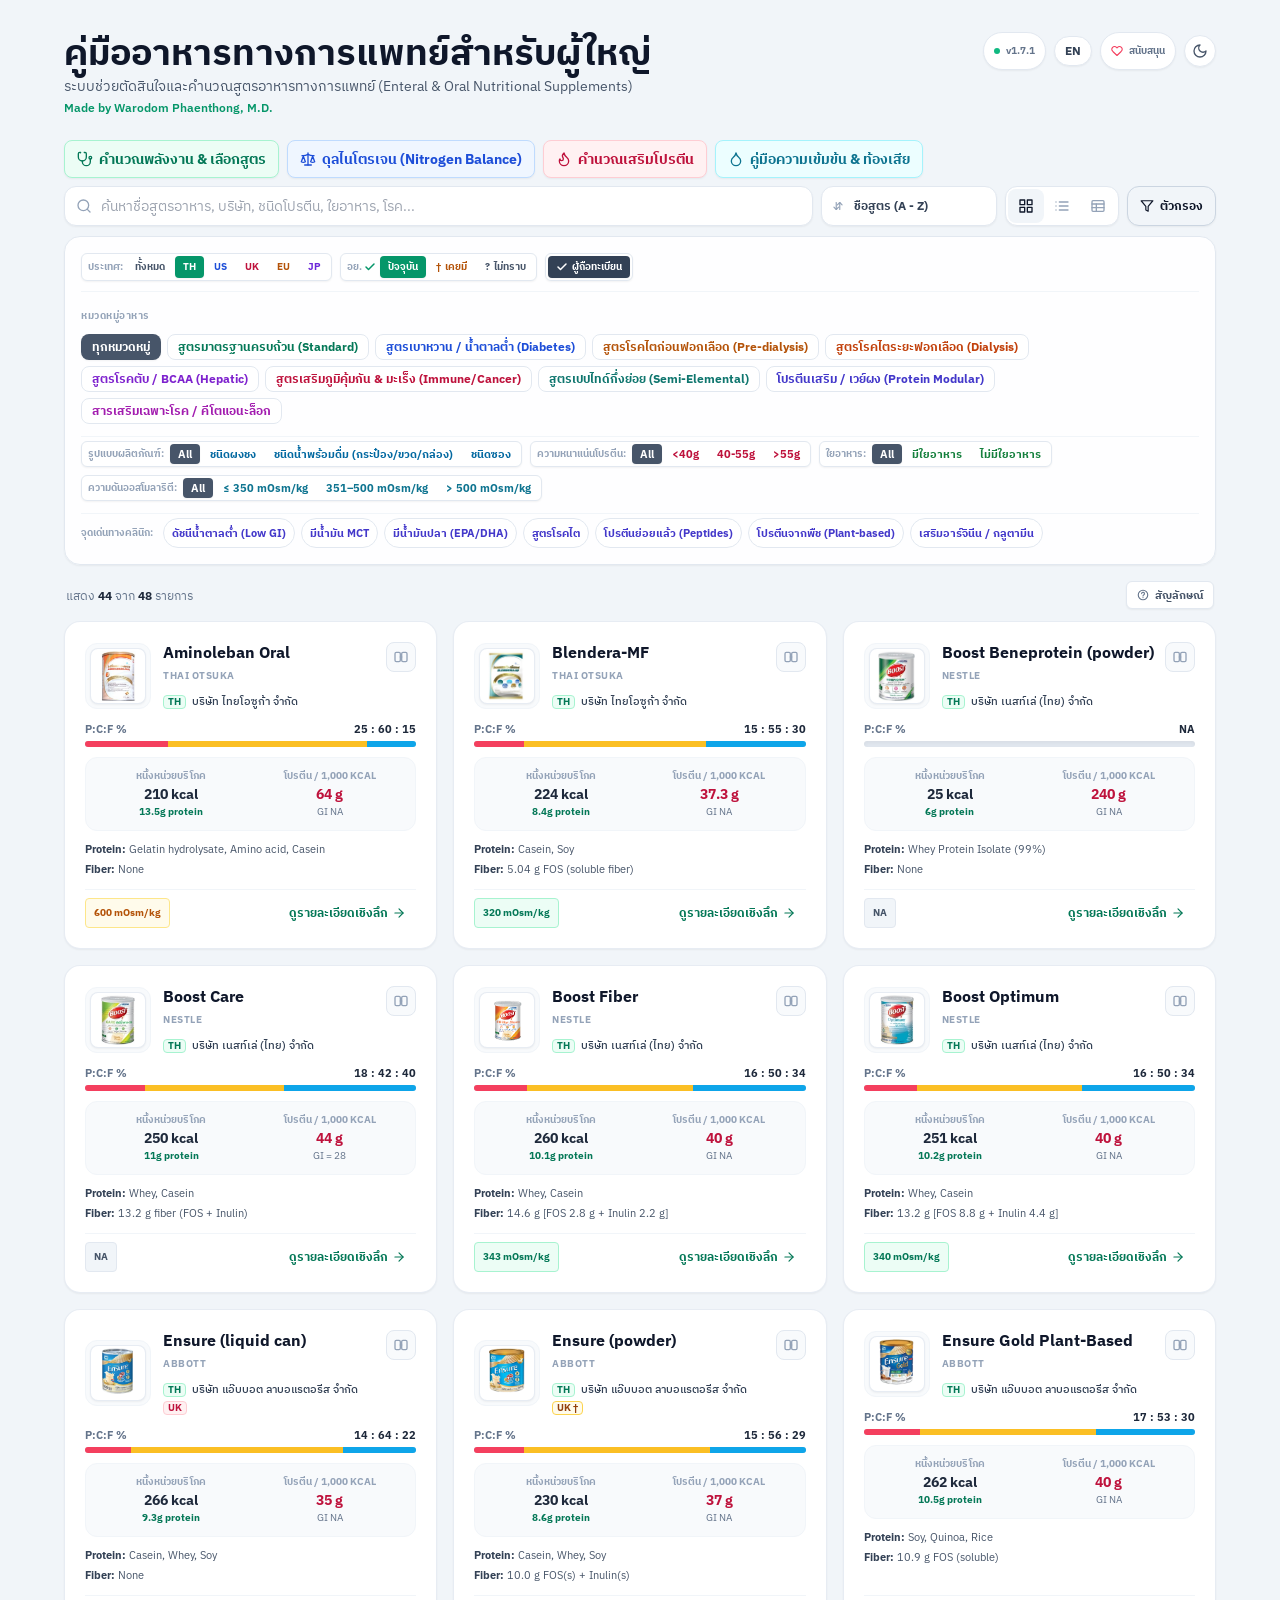
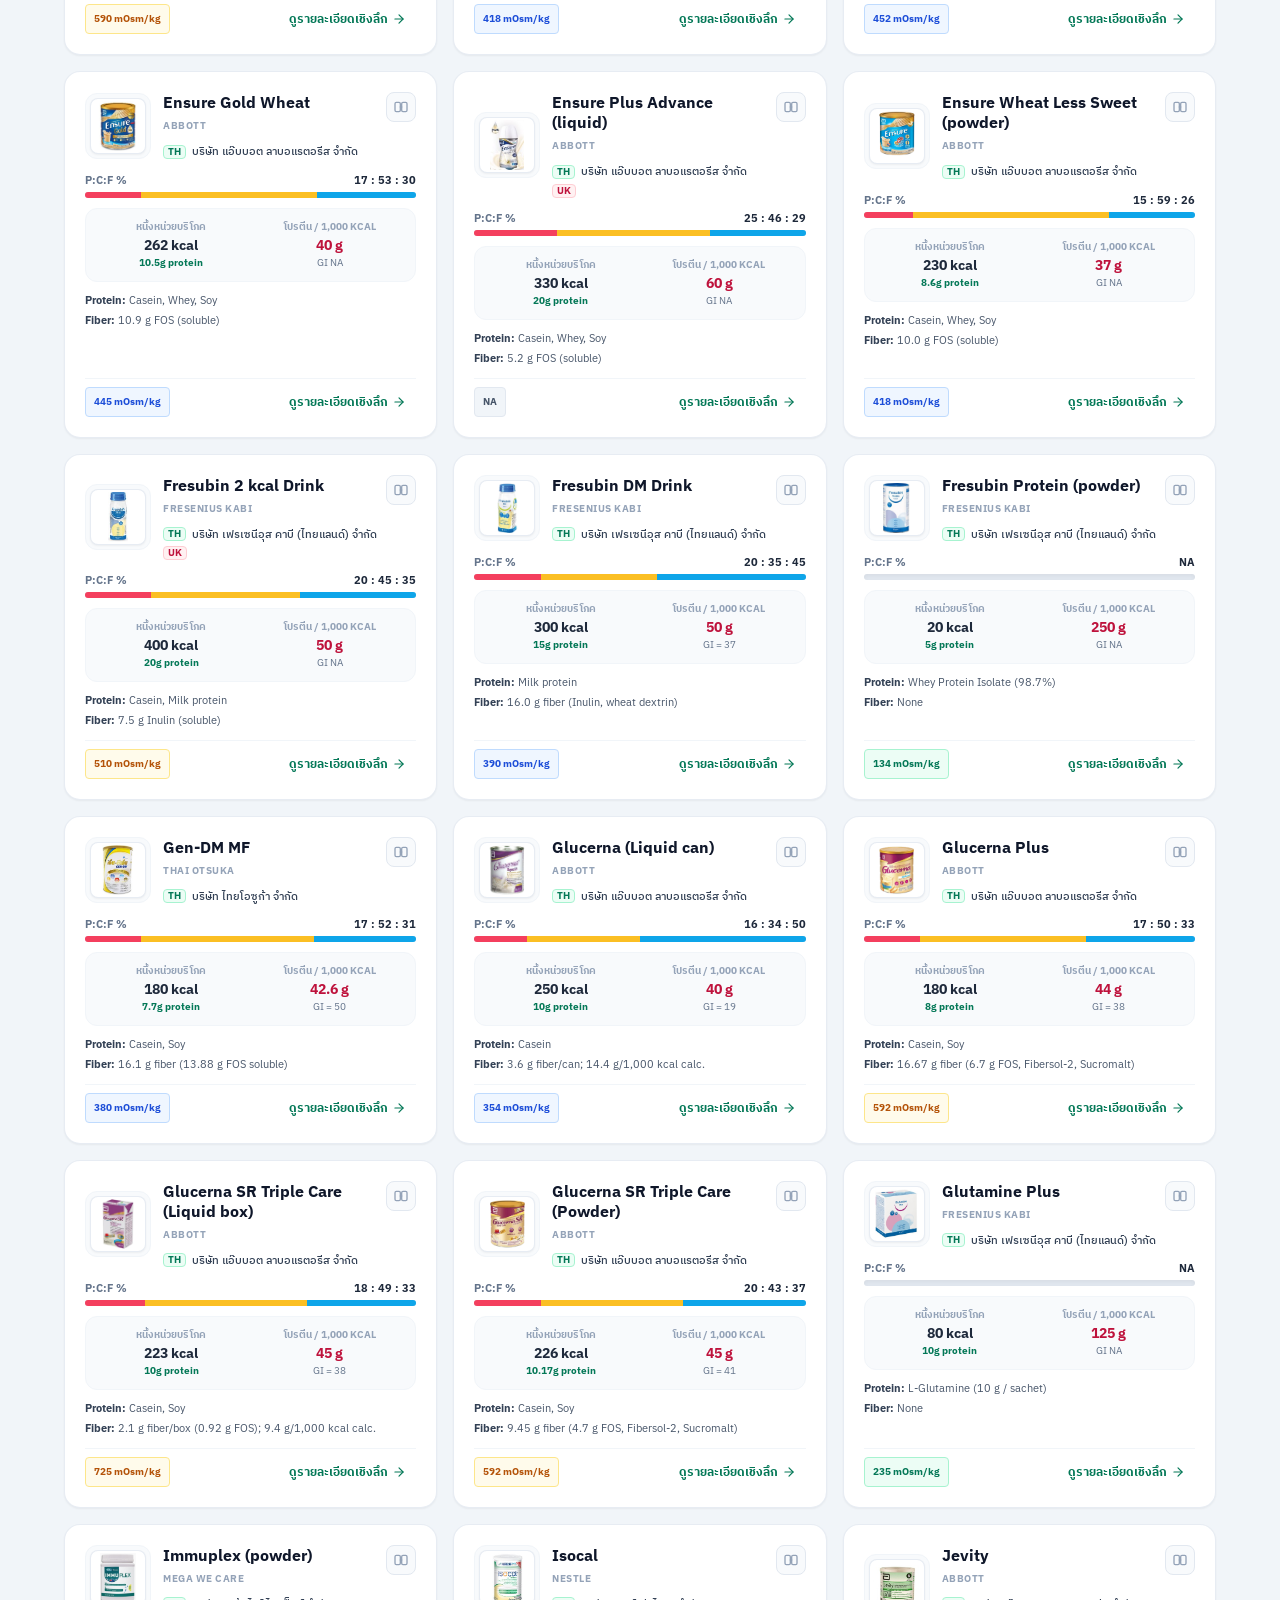
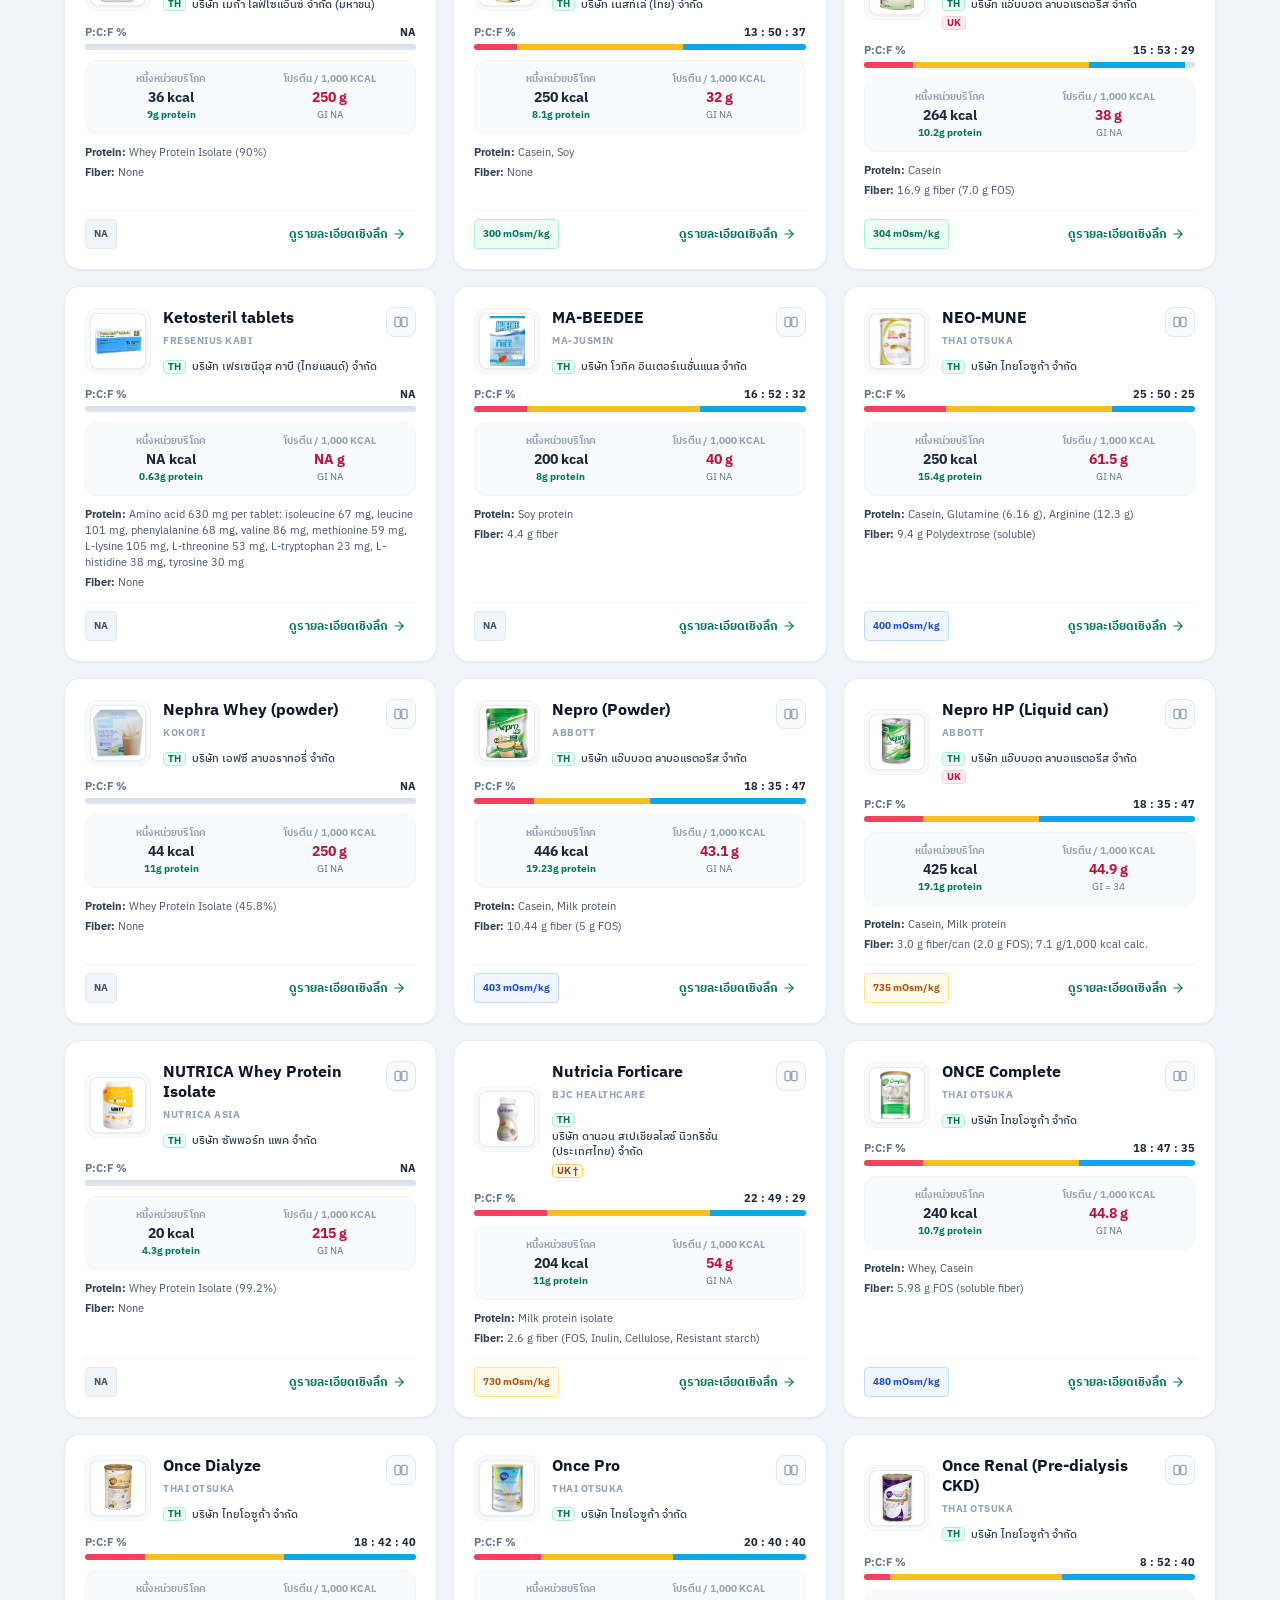
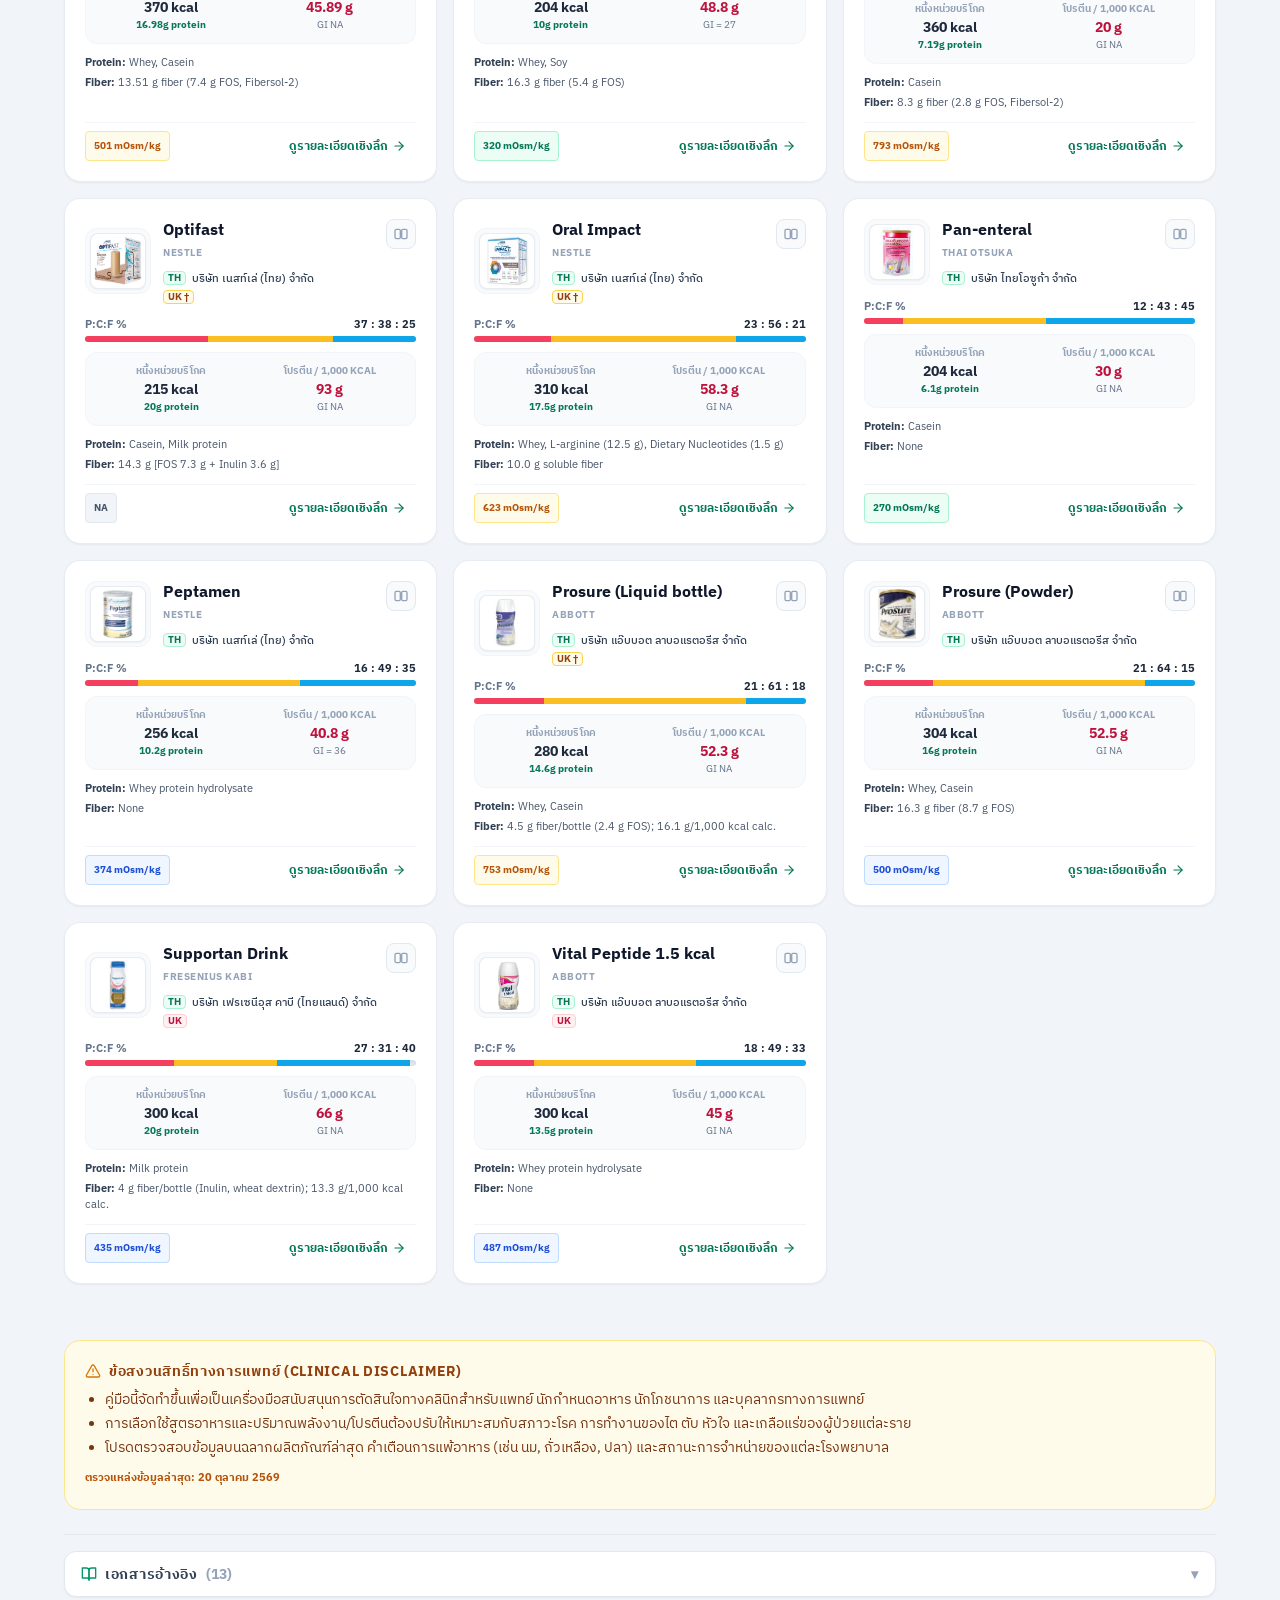
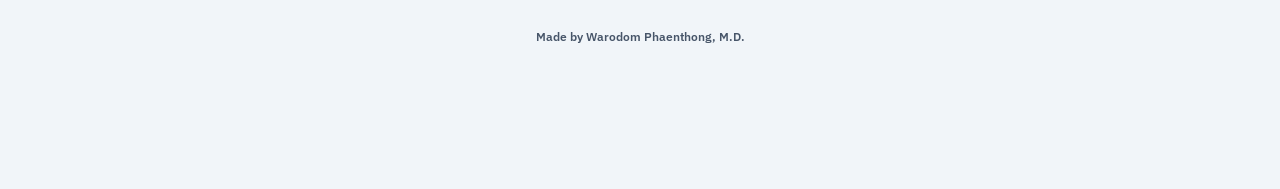
<file: index.html>
<!doctype html>
<html lang="en">
<head>
<meta charset="utf-8">
<meta name="viewport" content="width=device-width, initial-scale=1">
<title>Adult Enteral Formula Guide</title>
<meta http-equiv="refresh" content="0; url=enteral-formula-guide.html">
<link rel="canonical" href="enteral-formula-guide.html">
<script>location.replace('enteral-formula-guide.html' + location.search + location.hash);</script>
</head>
<body>
<p><a href="enteral-formula-guide.html">Open Adult Enteral Formula Guide</a></p>
</body>
</html>
</file>
